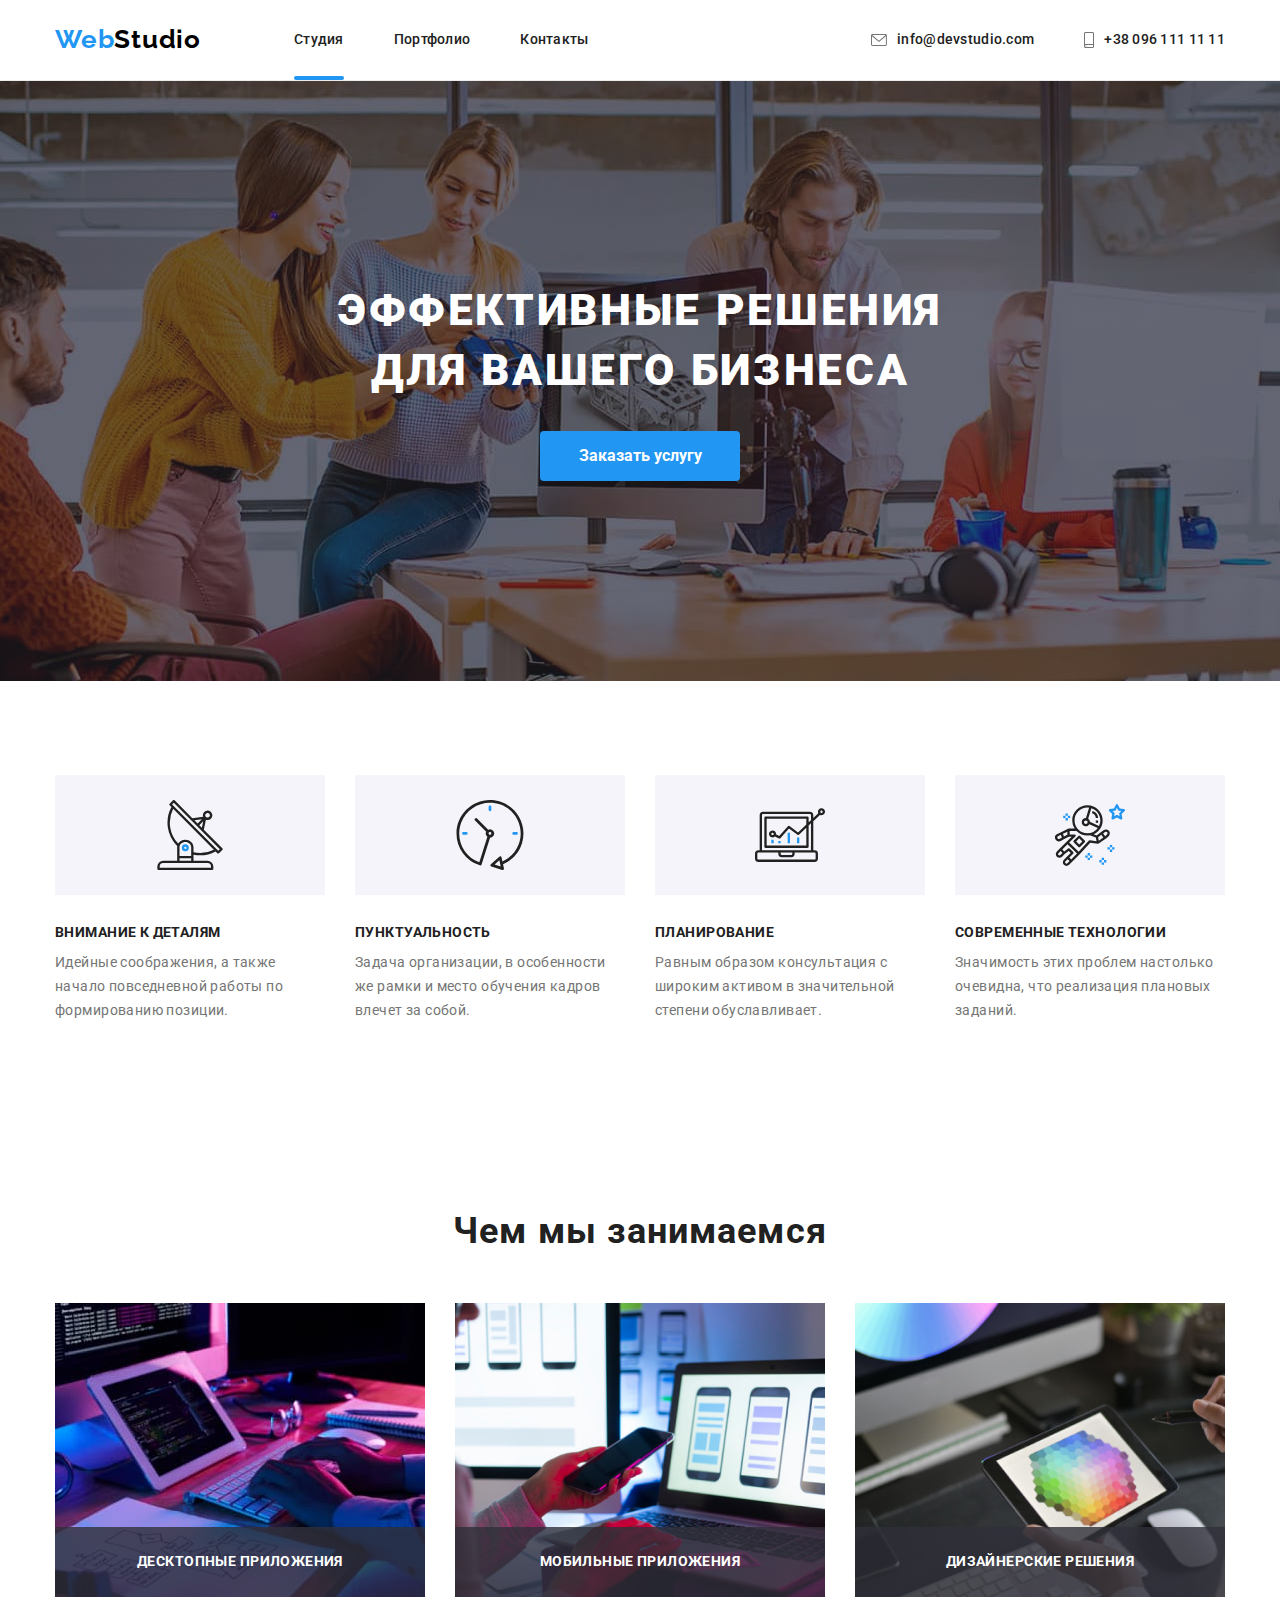
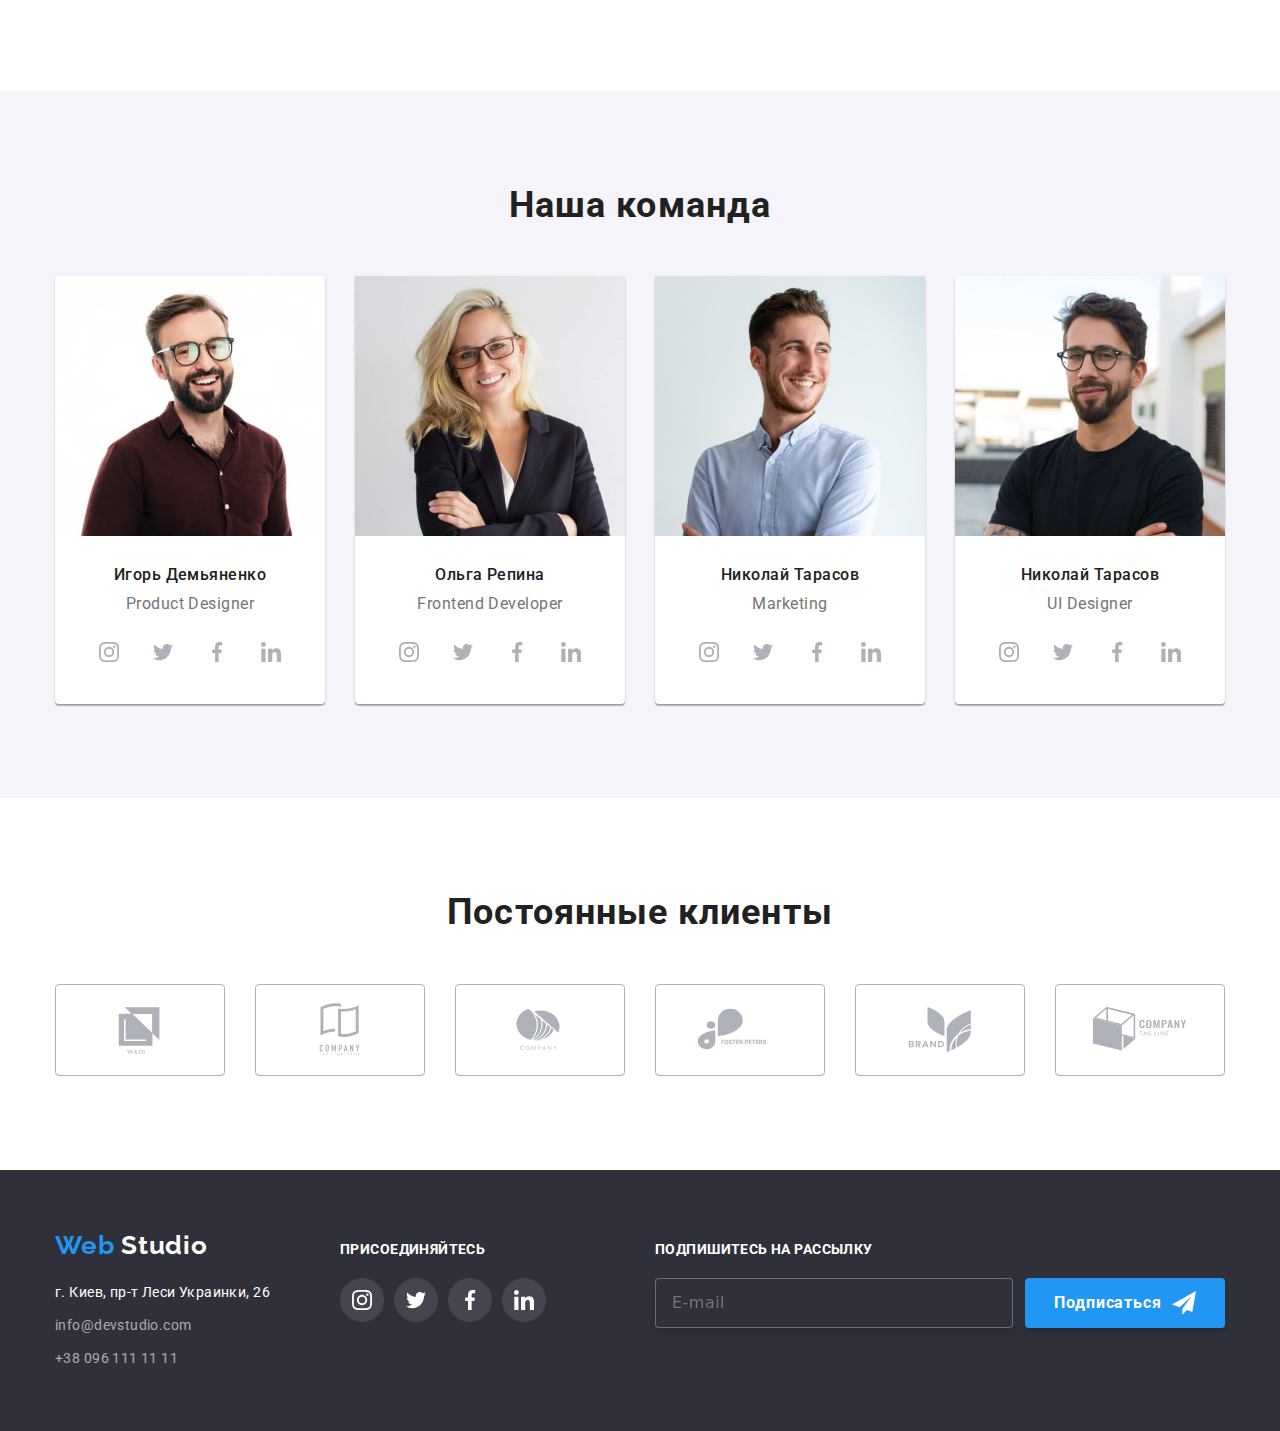
<file: index.html>
<!DOCTYPE html>
<html lang="ru">
<head>
    <meta charset="UTF-8">
    <meta http-equiv="X-UA-Compatible" content="IE=edge">
    <meta name="viewport" content="width=device-width, initial-scale=1.0">
    <title>Document</title>
    <link rel="preconnect" href="https://fonts.googleapis.com">
    <link rel="preconnect" href="https://fonts.gstatic.com" crossorigin>
    <link
        href="https://fonts.googleapis.com/css2?family=Raleway:wght@700&family=Roboto:wght@400;500;700;900&display=swap"
        rel="stylesheet">
    <link rel="stylesheet" href="https://cdn.jsdelivr.net/npm/modern-normalize@1.1.0/modern-normalize.min.css">
    <link rel="stylesheet" href="./css/main.min.css">
</head>
<body>
    <!-- Шапка -->
  <header class="header">
      <div class="container header__container">
        <!-- Новігація сайта -->
    <nav class="nav">
      <a class="logo" href="./index.html"><span class="logo__element">Web</span>Studio</a>
       
        <ul class="nav__list">
            <li class="nav__item">
                <a class="nav__link nav__link--curent" href="./index.html">Студия</a></li>
            <li class="nav__item">
                <a class="nav__link" href="./portfolio.html">Портфолио</a></li>
            <li class="nav__item">
                <a class="nav__link" href="">Контакты</a></li>
        </ul>
    </nav>
    <ul class="сontacts">
        <li class="сontacts__item">
            <a class="сontacts__link" href="mailto:info@devstudio.com">
                <svg class="сontacts__icon" width="16" height="12">
                    <use href="./images/icons.svg#envelope"></use>
                </svg>info@devstudio.com</a>
            </li>
        <li class="сontacts__item">
            <a class="сontacts__link" href="tel:+380961111111">
                <svg class="сontacts__icon" width="10" height="16">
                <use href="./images/icons.svg#smartphone"></use>
            </svg>+38 096 111 11 11</a>
        </li>
    </ul>
    </div>
  </header>
  <!-- Универсальный контент -->
  <main>
      <!-- Герой -->
    <section class="hero">
        <div class="container">
        <h1 class="hero__title">Эффективные решения<br> для вашего бизнеса</h1>
        <button class="hero__button"data-modal-open type="button">Заказать услугу</button>
        </div>
    </section>
    <!-- Особенности-->
    <section class="section"> 
        <div class="container">
        <h2 class="visually-hidden"> Наши особенности</h2>
        <ul class="features">
            <li class="features__item">
                <div class="features__tumb">
                    <svg class="features__icon" width="70" height="70">
                        <use href="./images/icons.svg#antenna">
                        </use>
                    </svg>                   
                </div>
                <h3 class="features__title">Внимание к деталям</h3>
                <p class="features__text">Идейные соображения, а также начало повседневной работы по формированию позиции.</p>
            </li>
            <li class="features__item" >
                <div class="features__tumb">
                    <svg class="features__icon" width="70" height="70">
                        <use href="./images/icons.svg#clock">
                        </use>
                    </svg>
                </div>
                <h3 class="features__title">Пунктуальность</h3>
                <p class="features__text">Задача организации, в особенности же рамки и место обучения кадров влечет за собой.</p>
            </li>
            <li class="features__item">
                <div class="features__tumb">
                    <svg class="features__icon" width="70" height="70">
                        <use href="./images/icons.svg#diagram">
                        </use>
                    </svg>
                </div>
                <h3 class="features__title">Планирование</h3>
                <p class="features__text">Равным образом консультация с широким активом в значительной степени обуславливает.</p>
            </li>
            <li class="features__item">
                <div class="features__tumb">
                    <svg class="features__icon" width="70" height="70">
                        <use href="./images/icons.svg#astronaut">
                        </use>
                    </svg>
                </div>
                <h3 class="features__title">Современные технологии</h3>
                <p class="features__text">Значимость этих проблем настолько очевидна, что реализация плановых заданий.</p>
            </li>
            
        </ul>
        </div>
    </section>
    <!-- Чем мы занимаемся -->
    <section class="section .section--no-padding-top">
        <div class="container">
        <h2 class="section__title">Чем мы занимаемся</h2>
        <ul class="occupation">
            <li  class="occupation__item">
             <div class="occupation__thumb">
                <img class="occupation__img" src="./images/box1.jpg"
                alt="роботаем на компьютере"
                width="370" height="290">
                <div class="occupation__title">
                    <h3 class="subtitle subtitle--no-margin subtitle--mode-dark">Десктопные приложения</h3>
                </div>
            </div>
            </li>
            <li class="occupation__item">
             <div class="occupation__thumb">
                <img class="occupation__img" src="./images/box2.jpg" alt="роботаем на компьютере" width="370" height="290">
                <div class="occupation__title">
                    <h3 class="subtitle subtitle--no-margin subtitle--mode-dark ">Мобильные приложения</h3>
                </div>
             </div>
            </li>
            <li class="occupation__item">
                <div class="occupation__thumb">
                    <img class="occupation__img" src="./images/box3.jpg" alt="роботаем на компьютере" width="370" height="290">
                    <div class="occupation__title">
                        <h3 class="subtitle subtitle--no-margin subtitle--mode-dark">Дизайнерские решения</h3>
                    </div>
                </div>
            </li>
        </ul>
        </div>
    </section>
    <!-- Наша команда -->
    <section class="section section--other-background">
        <div class="container ">
        <h2 class="section__title">Наша команда</h2>
        <ul class="team">
            <li class="team__item">
                <img class="team__img" src="./images/img4.jpg" alt="Игорь Демьяненко" width="270">
                <div class="text__box">
                <h3 class="team__caption ">Игорь Демьяненко</h3>
                <p class="team__text">Product Designer</p>
                <ul class="socials">
                    <li class="socials__item">
                        <a class="socials__link" href="">
                            <svg class="socials__icon" width="20" height="20">
                                <use href="./images/icons.svg#instagram"></use>
                            </svg>
                        </a>
                    </li>
                    <li class="socials__item">
                        <a class="socials__link" href="">
                            <svg class="socials__icon" width="20" height="20">
                                <use href="./images/icons.svg#twitter"></use>
                            </svg>
                        </a>
                    </li>
                    <li class="socials__item">
                        <a class="socials__link" href="">
                            <svg class="socials__icon" width="20" height="20">
                                <use href="./images/icons.svg#facebook"></use>
                            </svg>
                        </a>
                    </li>
                    <li class="socials__item">
                        <a class="socials__link" href="">
                            <svg class="socials__icon" width="20" height="20">
                                <use href="./images/icons.svg#linkedin"></use>
                            </svg>
                        </a>
                    </li>
                </ul>
                </div>
            </li>
            <li class="team__item">
                <img class="team__img" src="./images/img5.jpg" alt="Ольга Репина" width="270">
                <div class="text__box">
                <h3 class="team__caption ">Ольга Репина</h3>
                <p class="team__text">Frontend Developer</p>
                <ul class="socials">
                    <li class="socials__item">
                        <a class="socials__link" href="">
                            <svg class="socials__icon" width="20" height="20">
                                <use href="./images/icons.svg#instagram"></use>
                            </svg>
                        </a>
                    </li>
                    <li class="socials__item">
                        <a class="socials__link" href="">
                            <svg class="socials__icon" width="20" height="20">
                                <use href="./images/icons.svg#twitter"></use>
                            </svg>
                        </a>
                    </li>
                    <li class="socials__item">
                        <a class="socials__link" href="">
                            <svg class="socials__icon" width="20" height="20">
                                <use href="./images/icons.svg#facebook"></use>
                            </svg>
                        </a>
                    </li>
                    <li class="socials__item">
                        <a class="socials__link" href="">
                            <svg class="socials__icon" width="20" height="20">
                                <use href="./images/icons.svg#linkedin"></use>
                            </svg>
                        </a>
                    </li>
                </ul>
                </div>
            </li>
            <li class="team__item">
                <img class="team__img" src="./images/img6.jpg" alt="Николай Тарасов" width="270">
                <div class="text__box">
                <h3 class="team__caption ">Николай Тарасов</h3>
                <p class="team__text">Marketing</p>
                <ul class="socials">
                    <li class="socials__item">
                        <a class="socials__link" href="">
                            <svg class="socials__icon" width="20" height="20">
                                <use href="./images/icons.svg#instagram"></use>
                            </svg>
                        </a>
                    </li>
 

                    <li class="socials__item">
                        <a class="socials__link" href="">
                            <svg class="socials__icon" width="20" height="20">
                                <use href="./images/icons.svg#twitter"></use>
                            </svg>
                        </a>
                    </li>
                    <li class="socials__item">
                        <a class="socials__link" href="">
                            <svg class="socials__icon" width="20" height="20">
                                <use href="./images/icons.svg#facebook"></use>
                            </svg>
                        </a>
                    </li>
                    <li class="socials__item">
                        <a class="socials__link" href="">
                            <svg class="socials__icon" width="20" height="20">
                                <use href="./images/icons.svg#linkedin"></use>
                            </svg>
                        </a>
                    </li>
                </ul>
                </div>
            </li>
            <li class="team__item">
                <img class="team__img" src="./images/img7.jpg" alt="Николай Тарасов" width="270">
                <div class="text__box">
                <h3 class="team__caption ">Николай Тарасов</h3>
                <p class="team__text">UI Designer</p>
                <ul class="socials">
                    <li class="socials__item">
                        <a href="" class="socials__link">
                            <svg class="socials__icon" width="20" height="20">
                                <use href="./images/icons.svg#instagram"></use>
                            </svg>
                        </a>
                    </li>
                    <li class="socials__item">
                        <a href="" class="socials__link">
                            <svg class="socials__icon" width="20" height="20">
                                <use href="./images/icons.svg#twitter"></use>
                            </svg>
                        </a>
                    </li>
                    <li class="socials__item">
                        <a href="" class="socials__link">
                            <svg class="socials__icon" width="20" height="20">
                                <use href="./images/icons.svg#facebook"></use>
                            </svg>
                        </a>
                    </li>
                    <li class="socials__item">
                        <a href="" class="socials__link">
                            <svg class="socials__icon" width="20" height="20">
                                <use href="./images/icons.svg#linkedin"></use>
                            </svg>
                        </a>
                    </li>
                </ul>
                </div>
            </li>
        </ul>
        </div>
    </section>
    <!-- Постоянные клиенты -->
    <section class="section">
        <div class="container">
            <h2 class="section__title">Постоянные клиенты</h2>
            <ul class="clients">
                <li class="clients__item">
                    <a class="clients__link" href="">
                        <svg class="clients__icon" width="106" height="60">
                            <use href="./images/icons.svg#Logo-1"></use>
                        </svg>
                    </a>
                </li>
                <li class="clients__item">
                    <a class="clients__link" href="">
                        <svg class="clients__icon" width="106" height="60">
                            <use href="./images/icons.svg#Logo-2"></use>
                        </svg>
                    </a>
                </li>
                <li class="clients__item">
                    <a class="clients__link" href="">
                        <svg class="clients__icon" width="106" height="60">
                            <use href="./images/icons.svg#Logo-3"></use>
                        </svg>
                    </a>
                </li>
                <li class="clients__item">
                    <a class="clients__link" href="">
                        <svg class="clients__icon" width="106" height="60">
                            <use href="./images/icons.svg#Logo-4"></use>
                        </svg>
                    </a>
                </li>
                <li class="clients__item">
                    <a class="clients__link" href="">
                        <svg class="clients__icon" width="106" height="60">
                            <use href="./images/icons.svg#Logo-5"></use>
                        </svg>
                    </a>
                </li>
                <li class="clients__item">
                    <a class="clients__link" href="">
                        <svg class="clients__icon" width="106" height="60">
                            <use href="./images/icons.svg#Logo-6"></use>
                        </svg>
                    </a>
                </li>
            </ul>

        </div>


    </section>
  </main>
  <!-- Подвал -->
  <footer class="footer">
    <div class="container footer__container">
        <div>
            <a class="logo footer-logo" href="./index.html"><span class="logo__element">Web</span>
            Studio</a>

            <address class="address">
            <ul class="address__list">
                <li class="address__item">
                    <a class="address__link" href="https://www.google.com.ua/maps/place/%D0%B1%D1%83%D0%BB.+%D0%9B%D0%B5%D1%81%D0%B8+%D0%A3%D0%BA%D1%80%D0%B0%D0%B8%D0%BD%D0%BA%D0%B8,+26,+%D0%9A%D0%B8%D0%B5%D0%B2,+02000/@50.4265841,30.5361971,17z/data=!4m13!1m7!3m6!1s0x40d4cf0e033ecbe9:0x57a4dffefec77da0!2z0LHRg9C7LiDQm9C10YHQuCDQo9C60YDQsNC40L3QutC4LCAyNiwg0JrQuNC10LIsIDAyMDAw!3b1!8m2!3d50.4265807!4d30.5383858!3m4!1s0x40d4cf0e033ecbe9:0x57a4dffefec77da0!8m2!3d50.4265807!4d30.5383858">г. Киев, пр-т Леси Украинки, 26</a></li>
                <li class="address__item"> 
                    <a class="address__email" href="mailto:info@devstudio.com">info@devstudio.com</a><br> </li>
                <li class="address__item">
                    <a class="address__phone" href="tel:+380961111111">+38 096 111 11 11</a></li>
            </ul>
            </address>
        </div>
            <div class="footer__socials">
                <h3 class="subtitle footer-title">Присоединяйтесь</h3>
                                <ul class="socials">
                            <li class="socials__item">
                                <a href="" class="socials__link  socials__link--dark">
                                    <svg class="socials__icon socials__icon--dark" width="20" height="20">
                                        <use href="./images/icons.svg#instagram"></use>
                                    </svg>
                                </a>
                            </li>
                            <li class="socials__item">
                                <a href="" class="socials__link   socials__link--dark">
                                    <svg class="socials__icon socials__icon--dark" width="20" height="20">
                                        <use href="./images/icons.svg#twitter"></use>
                                    </svg>
                                </a>
                            </li>
                            <li class="socials__item">
                                <a href="" class="socials__link   socials__link--dark">
                                    <svg class="socials__icon socials__icon--dark" width="20" height="20">
                                        <use href="./images/icons.svg#facebook"></use>
                                    </svg>
                                </a>
                            </li>
                            <li class="socials__item ">
                                <a href="" class="socials__link  socials__link--dark">
                                    <svg class="socials__icon socials__icon--dark" width="20" height="20">
                                        <use href="./images/icons.svg#linkedin"></use>
                                    </svg>
                                </a>
                            </li>
                        </ul>   
            

            </div>
    <form class="footer__form" autocomplete="off">
        <h3 class="subtitle footer-title">Подпишитесь на рассылку
        </h3>
        <div class="footer__label">
            <label class="footer__email" for="email">
                <input class="footer__imput" type="email" name="mail" id="email" placeholder="E-mail">
            </label>    
            <button class="footer-submit" type="submit">
                <span class="submit-text">Подписаться</span>
                <svg class="footer-submit-icon" width="24" height="24">
                    <use href="./images/icons.svg#send">
                    </use>
                </svg>

            </button>
        </div>
    
    
    </form>
    
    </div>
  </footer>  
  <!-- Молальное окно -->
  <div class="backdrop is-hidden "data-modal>
      <div class="modal">
          <button class="modal__button"data-modal-close>
               <svg class="modal__icon" width="18" height="18">
                        <use href="./images/icons.svg#close-black">
                        </use>
                    </svg>
          </button>
          <form class="form "autocomplete="off">
              <b class="form__tex" >Оставьте свои данные, мы вам перезвоним</b>
              <ul class="form__list">
                  <li class="form__item">
                    <label class="form__field" for="name">
                    Имя
                    </label>
                    <span class="form__imput"> 
                        <input class="imput" type="text" name="name" id="name"required >
                        
                            <svg class="form__icon" width="18" height="18" >
                                <use href="./images/icons.svg#person-black"></use>
                            </svg>
                        
                    </span>
                  </li>
                <li class="form__item">
                    <label class="form__field" for="tel">
                        Телефон
                    </label>
                    <span class="form__imput">
                        <input class="imput" type="tel" id="tel" required>
                    
                        <svg class="form__icon" width="18" height="18">
                            <use href="./images/icons.svg#phone-black"></use>
                        </svg>
                    </span>
                </li>
                <li class="form__item">
                    <label class="form__field" for="mail">
                    Почта
                    </label>
                    <span class="form__imput">
                        <input class="imput" type="email" name="mail" id="mail"> 
                       
                        <svg class="form__icon" width="18" height="18">
                            <use href="./images/icons.svg#email-black"></use>
                        </svg>
                    </span>  
                        
                </li>
                <li class="form__item">
                    <label class="form__field" for="comment">
                        Комментарий
                    </label>
                    <textarea class="comment" name="comment" rows="6" placeholder="Введите текст" id="comment"></textarea>                       

                </li>
              </ul>       
            <label class="agreement" >
               <input class="checkbox" type="checkbox" name="agreement" value="agreement">
               
                    <svg class="checkbox__icon" width="16" height="15">
                        <use href="./images/icons.svg#check"></use>
                    </svg>                   
             
               <span class="agreement__label">
                Соглашаюсь с рассылкой и принимаю <a href="">Условия договора</a>
               </span>
            </label>                               
            <button class="submit" type="submit">Отправить</button>
          </form>
      </div>
  </div>  
<script src="./js/modal.js"></script>
</body>
</html>
</file>
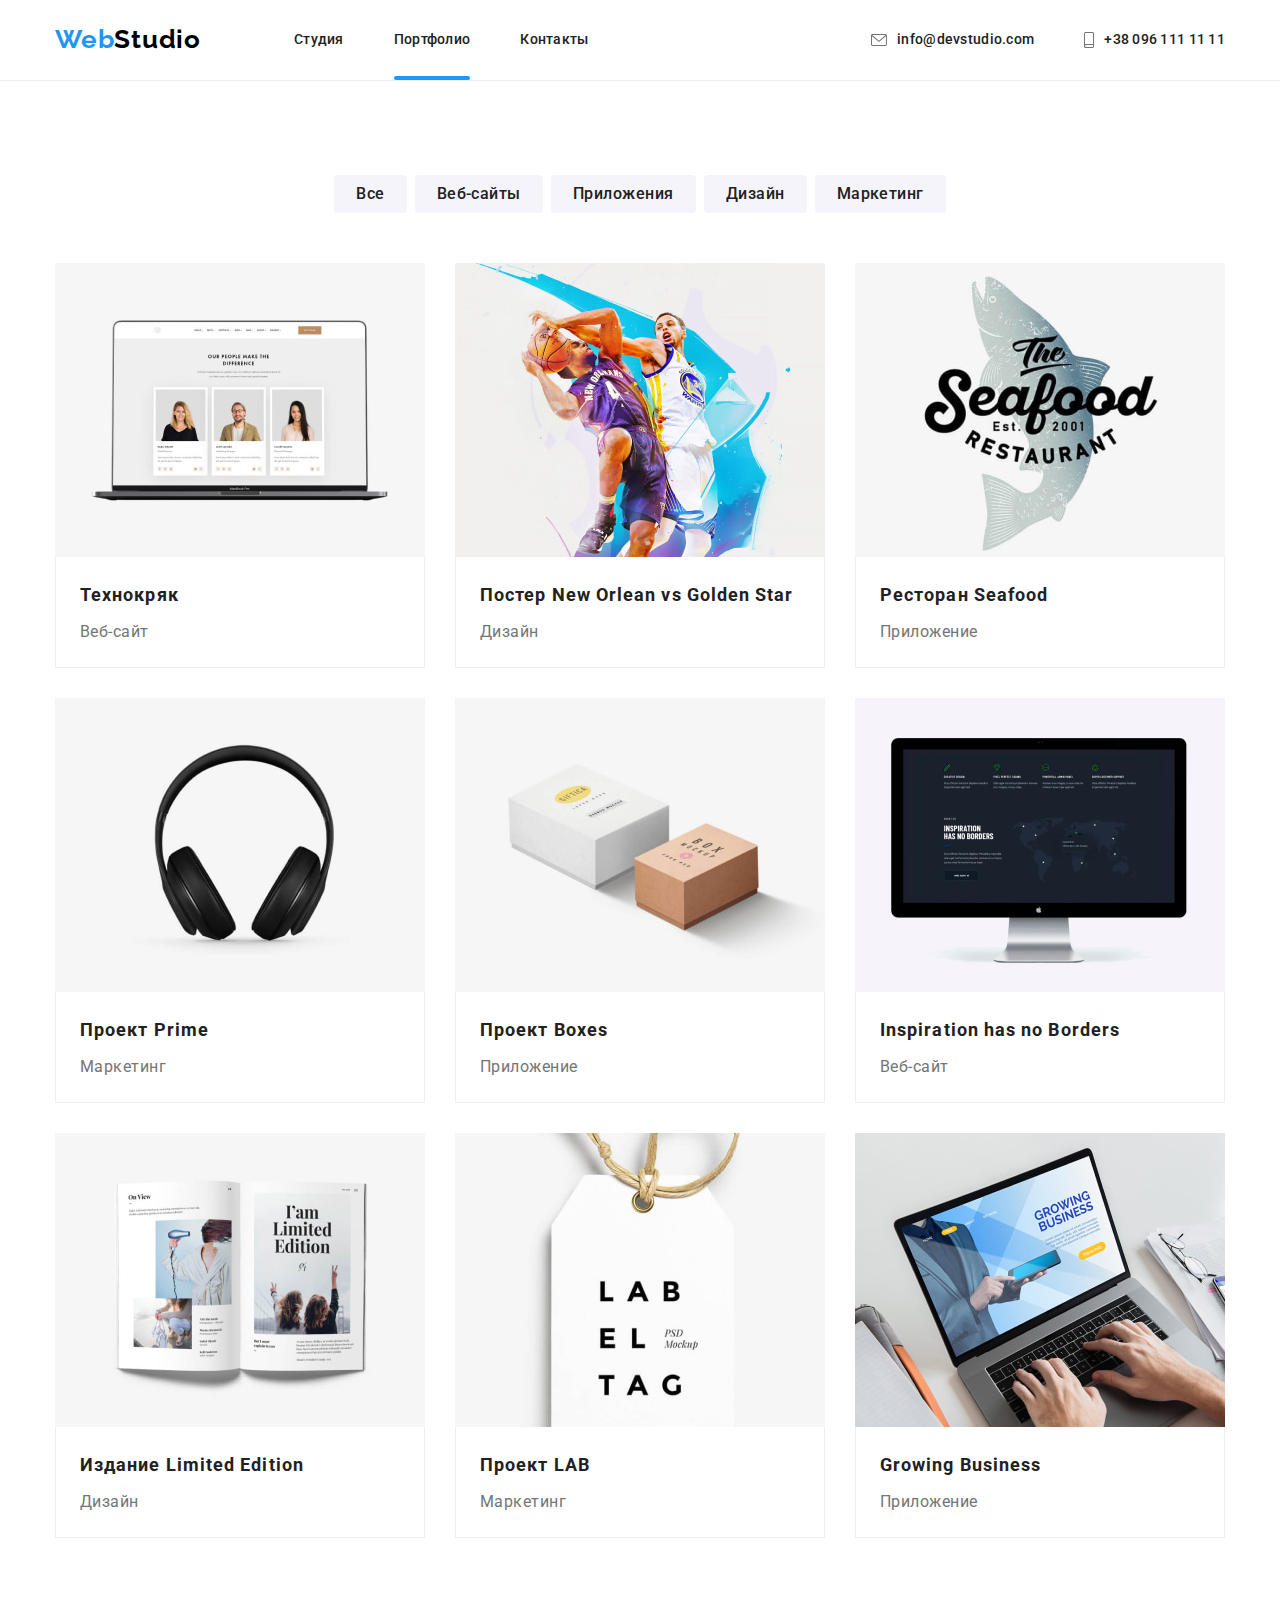
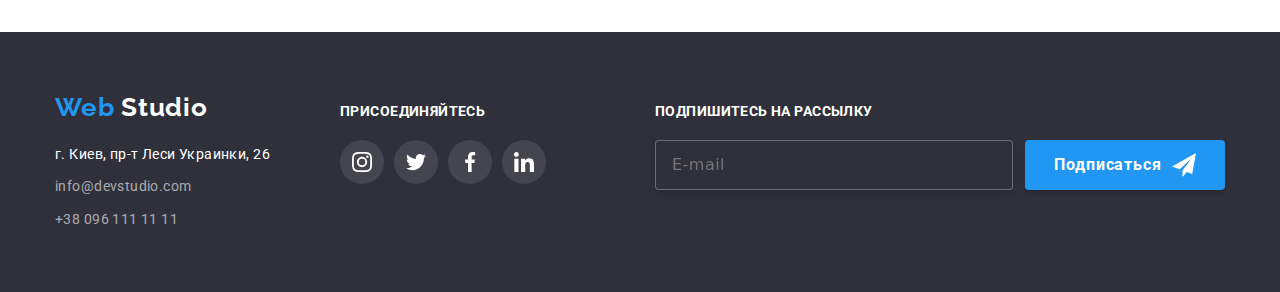
<file: portfolio.html>
<!DOCTYPE html>
<html lang="ru">
<head>
    <meta charset="UTF-8">
    <meta http-equiv="X-UA-Compatible" content="IE=edge">
    <meta name="viewport" content="width=device-width, initial-scale=1.0">
    <title>Document</title>
    <link rel="preconnect" href="https://fonts.googleapis.com">
    <link rel="preconnect" href="https://fonts.gstatic.com" crossorigin>
    <link
        href="https://fonts.googleapis.com/css2?family=Raleway:wght@700&family=Roboto:wght@400;500;700;900&display=swap"
        rel="stylesheet">
    <link rel="stylesheet" href="https://cdn.jsdelivr.net/npm/modern-normalize@1.1.0/modern-normalize.min.css">  
    <link rel="stylesheet" href="./css/main.min.css">
</head>
<body>
    <!-- Шапка -->
<header class="header">
    <div class="container header__container">
        <!-- Новігація сайта -->
        <nav class="nav">
            <a class="logo" href="./index.html"><span class="logo__element">Web</span>Studio</a>

            <ul class="nav__list">
                <li class="nav__item">
                    <a class="nav__link " href="./index.html">Студия</a>
                </li>
                <li class="nav__item">
                    <a class="nav__link nav__link--curent" href="./portfolio.html">Портфолио</a>
                </li>
                <li class="nav__item">
                    <a class="nav__link" href="">Контакты</a>
                </li>
            </ul>
        </nav>
        <ul class="сontacts">
            <li class="сontacts__item">
                <a class="сontacts__link" href="mailto:info@devstudio.com">
                    <svg class="сontacts__icon" width="16" height="12">
                        <use href="./images/icons.svg#envelope"></use>
                    </svg>info@devstudio.com</a>
            </li>
            <li class="сontacts__item">
                <a class="сontacts__link" href="tel:+380961111111">
                    <svg class="сontacts__icon" width="10" height="16">
                        <use href="./images/icons.svg#smartphone"></use>
                    </svg>+38 096 111 11 11</a>
            </li>
        </ul>
    </div>
</header>
    <!-- Универсальный контент -->
    <main>
        <!-- Наши работы -->
        <section class="section">
            <div class="container ">
            <h1 class="visually-hidden">Наши работы</h1>
            <ul class="filter">
                <li class="filter__item"> 
                    <button class="button" type="button">Все</button></li>
                <li class="filter__item">
                     <button class="button" type="button">Веб-сайты</button></li>
                <li class="filter__item">
                     <button class="button" type="button">Приложения</button></li>
                <li class="filter__item">
                     <button class="button" type="button">Дизайн</button></li>
                <li class="filter__item">
                     <button class="button" type="button">Маркетинг</button></li>              
             </ul>
             <ul class="work">
                 <li class="work__item">
                <a class="work__link" href="">
                  <div class="work__thumb">
                    <img src="./images/portfolio/img1.jpg" alt="Технокряк" width="370">
                    <div class="work__overlay">
                        <p class="overlay-text">Ресурс предлагает комплексные предложения с разным уровнем функционала и сервисов. Все это позволит посетителю получить исчерпывающие сведения <br>о компании или частном лице.</p>
                    </div>
                  </div>
                    <div class="work__container">
                    <h2 class="work__caption">Технокряк</h2>
                    <p class="work__text">Веб-сайт</p> 
                    </div>
                </a>
                </li>

                <li class="work__item">
                <a class="work__link" href="">
                    <div class="work__thumb">
                        <img class="work-img" src="./images/portfolio/img2.jpg" alt="Постер New Orlean vs Golden Star" width="370">
                        <div class="work__overlay">
                            <p class="overlay-text">Ресурс предлагает комплексные предложения с разным уровнем функционала и сервисов. Все
                                это позволит посетителю получить исчерпывающие сведения <br>о компании или частном лице.</p>
                        </div>
                    </div>             
                    <div class="work__container">    
                    <h2 class="work__caption">Постер New Orlean vs Golden Star</h2>
                    <p class="work__text">Дизайн</p>
                    </div>
                </a>
                </li>

                <li class="work__item">
                <a class="work__link" href="">
                    <div class="work__thumb">
                        <img class="work-img" src="./images/portfolio/img3.jpg" alt="Название ресторана" width="370">
                        <div class="work__overlay">
                            <p class="overlay-text">Ресурс предлагает комплексные предложения с разным уровнем функционала и сервисов. Все
                                это позволит посетителю получить исчерпывающие сведения <br>о компании или частном лице.</p>
                        </div>
                    </div>
                    <div class="work__container">
                    <h2 class="work__caption">Ресторан Seafood</h2>
                    <p class="work__text">Приложение</p>
                    </div>
                </a>
                </li>
                <li class="work__item">
                <a class="work__link" href="">
                    <div class="work__thumb">
                        <img class="work-img" src="./images/portfolio/img4.jpg" alt="Наушники" width="370">
                        <div class="work__overlay">
                            <p class="overlay-text">Ресурс предлагает комплексные предложения с разным уровнем функционала и сервисов. Все
                                это позволит посетителю получить исчерпывающие сведения <br>о компании или частном лице.</p>
                        </div>
                    </div>
                    <div class="work__container">
                    <h2 class="work__caption">Проект Prime</h2>
                    <p class="work__text">Маркетинг</p>
                    </div>
                </a>
                </li>

                <li class="work__item">
                <a class="work__link" href="">
                    <div class="work__thumb">
                        <img class="work-img" src="./images/portfolio/img5.jpg" alt="Коробки" width="370">
                        <div class="work__overlay">
                            <p class="overlay-text">Ресурс предлагает комплексные предложения с разным уровнем функционала и сервисов. Все
                                это позволит посетителю получить исчерпывающие сведения <br>о компании или частном лице.</p>
                        </div>
                    </div>
                    <div class="work__container">
                    <h2 class="work__caption">Проект Boxes</h2>
                    <p class="work__text">Приложение</p>
                    </div>
                </a>
                </li>

                <li class="work__item">
                <a class="work__link" href="">
                    <div class="work__thumb">
                        <img class="work-img" src="./images/portfolio/img6.jpg" alt="Коробки" width="370">
                        <div class="work__overlay">
                            <p class="overlay-text">Ресурс предлагает комплексные предложения с разным уровнем функционала и сервисов. Все
                                это позволит посетителю получить исчерпывающие сведения <br>о компании или частном лице.</p>
                        </div>
                    </div>
                    <div class="work__container">
                    <h2 class="work__caption">Inspiration has no Borders</h2>
                    <p class="work__text">Веб-сайт</p>
                    </div>
                </a>
                </li>

                <li class="work__item">
                <a class="work__link" href="">
                    <div class="work__thumb">
                        <img class="work-img" src="./images/portfolio/img7.jpg" alt="Книга" width="370">
                        <div class="work__overlay">
                            <p class="overlay-text">Ресурс предлагает комплексные предложения с разным уровнем функционала и сервисов. Все
                                это позволит посетителю получить исчерпывающие сведения <br>о компании или частном лице.</p>
                        </div>
                    </div>
                    <div class="work__container">
                    <h2 class="work__caption">Издание Limited Edition</h2>
                    <p class="work__text">Дизайн</p>
                    </div>
                </a>
                </li>
                <li class="work__item">
                <a class="work__link" href="">
                    <div class="work__thumb">
                        <img class="work-img" src="./images/portfolio/img8.jpg" alt="Етикетка" width="370">
                        <div class="work__overlay">
                            <p class="overlay-text">Ресурс предлагает комплексные предложения с разным уровнем функционала и сервисов. Все
                                это позволит посетителю получить исчерпывающие сведения <br>о компании или частном лице.</p>
                        </div>
                    </div>
                    <div class="work__container">
                    <h2 class="work__caption">Проект LAB</h2>
                    <p class="work__text">Маркетинг</p>
                    </div>
                </a>
                </li>

                <li class="work__item">
                <a class="work__link" href="">
                    <div class="work__thumb">
                        <img class="work-img" src="./images/portfolio/img9.jpg" alt="Робота за ноутбуком" width="370">
                        <div class="work__overlay">
                            <p class="overlay-text">Ресурс предлагает комплексные предложения с разным уровнем функционала и сервисов. Все
                                это позволит посетителю получить исчерпывающие сведения <br>о компании или частном лице.</p>
                        </div>
                    </div>
                    <div class="work__container">
                    <h2 class="work__caption">Growing Business</h2>
                    <p class="work__text">Приложение</p>
                    </div>
                </a>
                </li>
             </ul>
             </div>
        </section>
      </main>
    <!-- Подвал -->
<footer class="footer">
    <div class="container footer__container">
        <div>
            <a class="logo  footer-logo" href="./index.html"><span class="logo__element">Web</span>
                Studio</a>

            <address class="address">
                <ul class="address__list">
                    <li class="address__item">
                        <a class="address__link "
                            href="https://www.google.com.ua/maps/place/%D0%B1%D1%83%D0%BB.+%D0%9B%D0%B5%D1%81%D0%B8+%D0%A3%D0%BA%D1%80%D0%B0%D0%B8%D0%BD%D0%BA%D0%B8,+26,+%D0%9A%D0%B8%D0%B5%D0%B2,+02000/@50.4265841,30.5361971,17z/data=!4m13!1m7!3m6!1s0x40d4cf0e033ecbe9:0x57a4dffefec77da0!2z0LHRg9C7LiDQm9C10YHQuCDQo9C60YDQsNC40L3QutC4LCAyNiwg0JrQuNC10LIsIDAyMDAw!3b1!8m2!3d50.4265807!4d30.5383858!3m4!1s0x40d4cf0e033ecbe9:0x57a4dffefec77da0!8m2!3d50.4265807!4d30.5383858">г.
                            Киев, пр-т Леси Украинки, 26</a>
                    </li>
                    <li class="address__item">
                        <a class="address__email " href="mailto:info@devstudio.com">info@devstudio.com</a><br>
                    </li>
                    <li class="address__item">
                        <a class="address__phone " href="tel:+380961111111">+38 096 111 11 11</a>
                    </li>
                </ul>
            </address>
        </div>
        <div class="footer__socials">
            <h3 class="subtitle footer-title">Присоединяйтесь</h3>
            <ul class="socials">
                <li class="socials__item">
                    <a href="" class="socials__link  socials__link--dark">
                        <svg class="socials__icon socials__icon--dark" width="20" height="20">
                            <use href="./images/icons.svg#instagram"></use>
                        </svg>
                    </a>
                </li>
                <li class="socials__item">
                    <a href="" class="socials__link  socials__link--dark">
                        <svg class="socials__icon socials__icon--dark" width="20" height="20">
                            <use href="./images/icons.svg#twitter"></use>
                        </svg>
                    </a>
                </li>
                <li class="socials__item">
                    <a href="" class="socials__link  socials__link--dark">
                        <svg class="socials__icon socials__icon--dark" width="20" height="20">
                            <use href="./images/icons.svg#facebook"></use>
                        </svg>
                    </a>
                </li>
                <li class="socials__item ">
                    <a href="" class="socials__link  socials__link--dark">
                        <svg class="socials__icon socials__icon--dark" width="20" height="20">
                            <use href="./images/icons.svg#linkedin"></use>
                        </svg>
                    </a>
                </li>
            </ul>


        </div>
        <form class="footer__form" autocomplete="off">
            <h3 class="subtitle footer-title">Подпишитесь на рассылку
            </h3>
            <div class="footer__label">
                <label class="footer__email" for="email">
                    <input class="footer__imput" type="email" name="mail" id="email" placeholder="E-mail">
                </label>
                <button class="footer-submit" type="submit">
                    <span class="submit-text">Подписаться</span>
                    <svg class="footer-submit-icon" width="24" height="24">
                        <use href="./images/icons.svg#send">
                        </use>
                    </svg>

                </button>
            </div>


        </form>

    </div>
</footer>
 

</body>
</html>
</file>
<file: css/main.min.css>
:root{--main-font: Roboto, sans-serif;--secondary-font: Raleway, sans-serif;--primary-txt-cl: #212121;--accent-txt-cl: #2196f3;--secondary-txt-cl: #757575;--primary-dark-txt: #ffffff}a{text-decoration:none}ul{list-style:none}h1,h2,h3,h4,h5,h6,p,ul,ol{margin-top:0;margin-bottom:0}img{display:block;max-width:100%;height:auto}body{font-size:14px;line-height:1.71;letter-spacing:0.03em;color:var(--primary-txt-cl)}.container{width:1200px;padding-left:15px;padding-right:15px;margin-left:auto;margin-right:auto}.subtitle{font-family:var(--main-font);font-weight:700;font-size:14px;line-height:1.14;letter-spacing:0.03em;text-transform:uppercase;margin-bottom:10px;color:var(--primary-txt-cl)}.section{padding:94px 0}.section__title{font-family:var(--main-font);font-weight:700;font-size:36px;line-height:1.16;text-align:center;letter-spacing:0.03em;color:var(--primary-txt-cl);margin-bottom:50px}.section--no-padding-top{padding-top:0}.visually-hidden{position:absolute;white-space:nowrap;width:1px;height:1px;overflow:hidden;border:0;padding:0;clip:rect(0 0 0 0);clip-path:inset(50%);margin:-1px}.header{background-color:#ffffff;border-bottom:1px solid #ececec}.header__container{display:flex}.сontacts{display:flex;padding-left:0;margin-left:auto}.сontacts__item{margin-right:50px}.сontacts__link{color:var(--secondary-txt-cl);display:flex;align-items:center;padding-top:32px;padding-bottom:32px;font-family:var(--main-font);font-weight:500;font-size:14px;line-height:1.14;letter-spacing:0.02em;color:var(--primary-txt-cl);transition:color 250ms cubic-bezier(0.4, 0, 0.2, 1)}.сontacts__icon{margin-right:10px;fill:var(--secondary-txt-cl);transition:fill 250ms cubic-bezier(0.4, 0, 0.2, 1)}.сontacts__link:hover,.сontacts__link:focus{color:var(--accent-txt-cl)}.сontacts__link:hover .сontacts__icon,.сontacts__link:focus .сontacts__icon{fill:var(--accent-txt-cl)}.сontacts__item:last-child{margin:0}.nav{display:flex;align-items:center}.nav__list{display:flex;padding-left:0}.nav__item{margin-right:50px}.nav__item:last-child{margin:0}.nav__link{display:block;padding-top:32px;padding-bottom:32px;font-family:var(--main-font);font-weight:500;font-size:14px;line-height:1.14;letter-spacing:0.02em;color:var(--primary-txt-cl);transition:color 250ms cubic-bezier(0.4, 0, 0.2, 1)}.nav__link:hover,.nav__link:focus{color:var(--accent-txt-cl)}.nav__link--curent{position:relative}.nav__link--curent::after{position:absolute;left:0;bottom:0;content:"";display:block;width:100%;height:4px;background:var(--accent-txt-cl);border-radius:2px}.logo,.logo__element{font-family:var(--secondary-font);font-weight:700;font-size:26px;line-height:1.19;letter-spacing:0.03em;color:#000000}.logo__element{color:#2196f3}.logo{margin-right:93px;padding-top:24px;padding-bottom:25px}.hero{text-align:center;padding-top:200px;padding-bottom:200px;max-width:1600px;min-height:600px;margin-left:auto;margin-right:auto;background-image:linear-gradient(to right, rgba(47,48,58,0.4), rgba(47,48,58,0.4)),url(../images/hero.jpg);background-position:center;background-size:cover;background-repeat:no-repeat}.hero__title{margin-bottom:30px;font-family:var(--main-font);font-weight:900;font-size:44px;line-height:1.36;text-align:center;letter-spacing:0.06em;text-transform:uppercase;color:var(--primary-dark-txt)}.hero__button{padding:10px 32px;border-radius:4px;max-width:350px;min-width:200px;background-color:#2196f3;border:none;color:var(--primary-dark-txt);font-family:var(--main-font);font-weight:700;font-size:16px;line-height:1.87;transition:background-color 250ms cubic-bezier(0.4, 0, 0.2, 1)}.hero__button:hover,.hero__button:focus{background:#188ce8;box-shadow:0px 4px 4px rgba(0,0,0,0.15);border-radius:4px;cursor:pointer}.features{display:flex;align-items:center;padding-left:0}.features__tumb{background:#f5f4fa;display:flex;height:120px;align-items:center;justify-content:center;margin-bottom:30px}.features__item{width:270px;margin-right:30px}.features__item:last-child{margin:0}.features__text{font-family:var(--main-font);font-size:14px;line-height:1.71;letter-spacing:0.03em;color:var(--secondary-txt-cl)}.features__title{font-family:var(--main-font);font-weight:700;font-size:14px;line-height:1.14;letter-spacing:0.03em;text-transform:uppercase;margin-bottom:10px;color:var(--primary-txt-cl)}.occupation{display:flex;padding:0px}.occupation__thumb{position:relative}.occupation__item{margin-right:30px;flex-basis:calc((100% - 60px) / 3)}.occupation__item:last-child{margin:0}.subtitle--mode-dark{color:var(--primary-dark-txt)}.occupation__title{position:absolute;left:0;bottom:0;width:100%;height:70px;display:flex;align-items:center;justify-content:center;background:rgba(47,48,58,0.8)}.subtitle--no-margin{margin:0}.section--other-background{background-color:#f5f4fa}.team{display:flex;padding-left:0}.team__item{flex-basis:calc((100%-90px) / 4);margin-right:30px;background:var(--primary-dark-txt);box-shadow:0px 1px 3px rgba(0,0,0,0.12),0px 1px 1px rgba(0,0,0,0.14),0px 2px 1px rgba(0,0,0,0.2);border-radius:0px 0px 4px 4px}.team__item:last-child{margin:0}.text__box{text-align:center;padding:30px 0}.team__caption{margin-bottom:10px;font-family:var(--main-font);font-weight:500;font-size:16px;line-height:1.18;letter-spacing:0.03em;color:var(--primary-txt-cl)}.team__text{font-family:var(--main-font);font-size:16px;line-height:1.18;letter-spacing:0.03em;color:var(--secondary-txt-cl)}.socials{margin-top:16px;display:flex;padding-left:0;justify-content:center;align-items:center}.socials__item:not(:last-child){margin-right:10px}.socials__link{display:flex;justify-content:center;align-items:center;width:44px;height:44px;background-color:#ffffff;border-radius:50%;transition:background-color 250ms cubic-bezier(0.4, 0, 0.2, 1)}.socials__link:hover,.socials__link:focus{background-color:var(--accent-txt-cl)}.socials__icon{fill:#afb1b8;transition:fill 250ms cubic-bezier(0.4, 0, 0.2, 1)}.socials__link:hover .socials__icon,.socials__link:focus .socials__icon{fill:#ffffff}.socials__link--dark{background:rgba(255,255,255,0.1);transition:background 250ms cubic-bezier(0.4, 0, 0.2, 1)}.socials__icon--dark{fill:var(--primary-dark-txt);transition:fill 250ms cubic-bezier(0.4, 0, 0.2, 1)}.clients{display:flex;padding-left:0;justify-content:center;align-items:center}.clients__item{width:170px;height:92px}.clients__item:not(:last-child){margin-right:30px}.clients__link{display:flex;justify-content:center;align-items:center;width:100%;height:100%;border:1px solid #afb1b8;border-radius:4px;transition:border-color 250ms cubic-bezier(0.4, 0, 0.2, 1)}.clients__link:hover,.clients__link:focus{border-color:var(--accent-txt-cl)}.clients__icon{fill:#afb1b8;transition:fill 250ms cubic-bezier(0.4, 0, 0.2, 1)}.clients__link:hover .clients__icon,.clients__link:focus .clients__icon{fill:var(--accent-txt-cl)}.footer{background-color:#2f303a;padding-top:60px;padding-bottom:60px}.footer__container{display:flex;align-items:baseline}.footer-logo{display:block;padding-bottom:0px;padding-top:0px;margin-right:0px;margin-bottom:20px;color:var(--primary-dark-txt)}.footer__socials{margin-left:70px}.footer-title{color:var(--primary-dark-txt);margin-bottom:20px}.footer__form{margin-left:auto}.footer__label{display:flex}.footer__email{margin-right:12px}.footer__imput{display:inline-block;width:358px;height:50px;border:1px solid rgba(255,255,255,0.3);box-sizing:border-box;filter:drop-shadow(0px 4px 4px rgba(0,0,0,0.15));border-radius:4px;background-color:#2f303a;font-weight:400;font-size:16px;line-height:1.25;letter-spacing:0.03em;color:var(--primary-dark-txt);padding-top:15px;padding-left:16px;padding-bottom:15px}.footer__imput:focus{border:1px solid rgba(255,255,255,0.3)}input .footer-imput::placeholder{color:rgba(255,255,255,0.6)}.footer-submit{max-width:350px;min-width:200px;display:flex;justify-content:center;align-items:center;border:none;background:var(--accent-txt-cl);box-shadow:0px 4px 4px rgba(0,0,0,0.15);border-radius:4px;font-family:var(--main-font);font-weight:700;font-size:16px;line-height:1.87;letter-spacing:0.06em;color:var(--primary-dark-txt)}.footer-submit-icon{fill:var(--primary-dark-txt)}.submit-text{margin-right:10px}.address{font-style:normal}.address__list{padding:0}.address__item{margin-bottom:9px}.address__item:last-child{margin-bottom:0}.address__email,.address__email:hover,.address__email:focus,.address__phone,.address__phone:hover,.address__phone:focus{font-family:var(--main-font);font-size:14px;line-height:1.71;letter-spacing:0.03em;color:rgba(255,255,255,0.6)}.address__link{font-family:var(--main-font);font-size:14px;line-height:1.71;letter-spacing:0.03em;color:var(--primary-dark-txt);font-style:normal}.filter{display:flex;justify-content:center;padding-left:0;margin-bottom:50px}.filter__item{margin-right:8px}.filter__item:last-child{margin-right:0}.button{padding:6px 22px;max-width:350px;min-width:70px;border:#f5f4fa;font-family:var(--main-font);font-weight:500;font-size:16px;line-height:1.62;text-align:center;letter-spacing:0.03em;color:var(--primary-txt-cl);background:#f5f4fa;cursor:pointer;border-radius:4px;transition:color 250ms cubic-bezier(0.4, 0, 0.2, 1),background 250ms cubic-bezier(0.4, 0, 0.2, 1),box-shadow 250ms cubic-bezier(0.4, 0, 0.2, 1)}.button:hover,.button:focus{color:var(--primary-dark-txt);background-color:var(--accent-txt-cl);box-shadow:0px 3px 1px rgba(0,0,0,0.1),0px 1px 2px rgba(0,0,0,0.08),0px 2px 2px rgba(0,0,0,0.12);border-radius:4px}.work{display:flex;flex-wrap:wrap;padding-left:0}.work__link{text-decoration:none;display:block;transition:box-shadow 250ms cubic-bezier(0.4, 0, 0.2, 1)}.work__link:hover,.work__link:focus{box-shadow:0px 1px 1px rgba(0,0,0,0.12),0px 4px 4px rgba(0,0,0,0.06),1px 4px 6px rgba(0,0,0,0.16)}.work__caption{margin-bottom:4px;font-family:var(--main-font);font-weight:700;font-size:18px;line-height:2;letter-spacing:0.06em;color:var(--primary-txt-cl)}.work__text{font-family:var(--main-font);font-size:16px;line-height:1.87;letter-spacing:0.03em;color:var(--secondary-txt-cl)}.work__item{margin-right:30px;margin-bottom:30px;flex-basis:calc((100% - 60px) / 3)}.work__item:nth-child(3n){margin-right:0}.work__item:nth-last-child(-n+3){margin-bottom:0}.work__container{padding:20px 24px;border-right:1px solid #eeeeee;border-bottom:1px solid #eeeeee;border-left:1px solid #eeeeee}.work__thumb{position:relative;overflow:hidden}.work__overlay{position:absolute;left:0;bottom:0;width:100%;height:100%;background:#ffffff;text-align:left;transform:translateY(100%);transition:transform 250ms cubic-bezier(0.4, 0, 0.2, 1),background 250ms cubic-bezier(0.4, 0, 0.2, 1)}.work__link:hover .work__overlay,.work__link:focus .work__overlay{transform:translateY(0);background:rgba(33,150,243,0.9)}.overlay-text{font-family:var(--main-font);font-weight:400;font-size:18px;line-height:1.55;text-align:left;color:var(--primary-dark-txt);padding:63px 24px;letter-spacing:0.03em}.backdrop{position:fixed;left:0;top:0;width:100vw;height:100vh;background-color:rgba(0,0,0,0.2);opacity:1;visibility:visible;transition:opacity 250ms cubic-bezier(0.4, 0, 0.2, 1),visibility 250ms cubic-bezier(0.4, 0, 0.2, 1)}.backdrop.is-hidden{opacity:0;pointer-events:none;visibility:hidden}.backdrop.is-hidden .modal{transform:translate(-50%, -50%) scale(0.9)}.modal{position:absolute;top:50%;left:50%;transform:translate(-50%, -50%) scale(1);width:528px;height:581px;background-color:var(--primary-dark-txt);box-shadow:0px 1px 3px rgba(0,0,0,0.12),0px 1px 1px rgba(0,0,0,0.14),0px 2px 1px rgba(0,0,0,0.2);border-radius:4px;transition:transform 250ms cubic-bezier(0.4, 0, 0.2, 1)}.modal__button{position:absolute;right:8px;top:8px;border:0;padding:0;border:none;width:30px;height:30px;border-radius:50%;background:var(--primary-dark-txt);border:1px solid rgba(0,0,0,0.1);cursor:pointer;display:flex;justify-content:center;align-items:center;transition:fill 250ms cubic-bezier(0.4, 0, 0.2, 1)}.modal__button:hover .modal__icon,.modal__button:focus .modal__icon{fill:var(--accent-txt-cl)}.form{width:100%;height:100%;padding:40px}.form__tex{font-family:var(--main-font);font-weight:700;font-size:20px;line-height:1.17;letter-spacing:0.03em;color:var(--primary-txt-cl);display:block;text-align:center;margin-bottom:12px}.form__list{padding:0;margin-bottom:20px}.form__item{display:flex;flex-direction:column;justify-content:center}.form__item:not(:last-child){margin-bottom:10px}.form__field{display:flex;flex-direction:column;align-content:center;font-family:var(--main-font);font-weight:400;font-size:12px;line-height:1.17;letter-spacing:0.01em;color:var(--secondary-txt-cl);margin-bottom:4px}.form__imput{position:relative}.imput{display:inline-block;width:100%;margin:0;padding:11px 42px;border:1px solid rgba(33,33,33,0.2);box-sizing:border-box;border-radius:4px;outline:none;transition:border-color 250ms cubic-bezier(0.4, 0, 0.2, 1)}.form__icon{position:absolute;left:12px;top:50%;transform:translateY(-50%);transition:fill 250ms cubic-bezier(0.4, 0, 0.2, 1)}.imput:focus+.form__icon{fill:var(--accent-txt-cl)}.imput:focus{border-color:var(--accent-txt-cl)}.comment{border:1px solid rgba(33,33,33,0.2);box-sizing:border-box;border-radius:4px;padding:12px 16px;width:100%;resize:none;outline:none;font-weight:400;font-size:14px;line-height:1.14;letter-spacing:0.01em;transition:border-color 250ms cubic-bezier(0.4, 0, 0.2, 1)}textarea .comment::placeholder{color:rgba(117,117,117,0.5)}.comment:focus{border-color:var(--accent-txt-cl)}.agreement{display:flex;align-items:center;justify-content:center;font-family:var(--main-font);font-weight:400;font-size:14px;line-height:1.71;letter-spacing:0.03em;margin-bottom:30px;color:#757575}.agreement__label [href]{color:var(--accent-txt-cl);text-decoration-line:underline;letter-spacing:0.03em}.submit{position:absolute;left:50%;transform:translateX(-50%);width:200px;height:50px;padding:10px 55px 10px 56px;color:var(--primary-dark-txt);font-family:var(--main-font);font-weight:700;font-size:16px;line-height:1.87;display:flex;align-items:center;text-align:center;letter-spacing:0.06em;border:none;cursor:pointer;background:#2196F3;border-radius:4px;box-shadow:0px 4px 4px rgba(0,0,0,0.15);transition:background 250ms cubic-bezier(0.4, 0, 0.2, 1)}.submit:hover,.submit:focus{background:#188CE8}.checkbox{position:absolute;width:1px;height:1px;margin:-1px;border:0;padding:0;clip:rect(0 0 0 0);overflow:hidden}.checkbox:checked+.checkbox__icon{border-color:#2196F3;background:#2196F3;background-size:contain;background-origin:border-box;background-position:center}.checkbox:focus+.checkbox__icon{border-color:#2196F3}.checkbox__icon{width:16px;height:15px;border:1px solid #000000;box-sizing:border-box;border-radius:2px;fill:var(--accent-txt-cl);margin-right:7px;transition:border-color 250ms cubic-bezier(0.4, 0, 0.2, 1),background 250ms cubic-bezier(0.4, 0, 0.2, 1)}
/*# sourceMappingURL=main.min.css.map */
</file>
